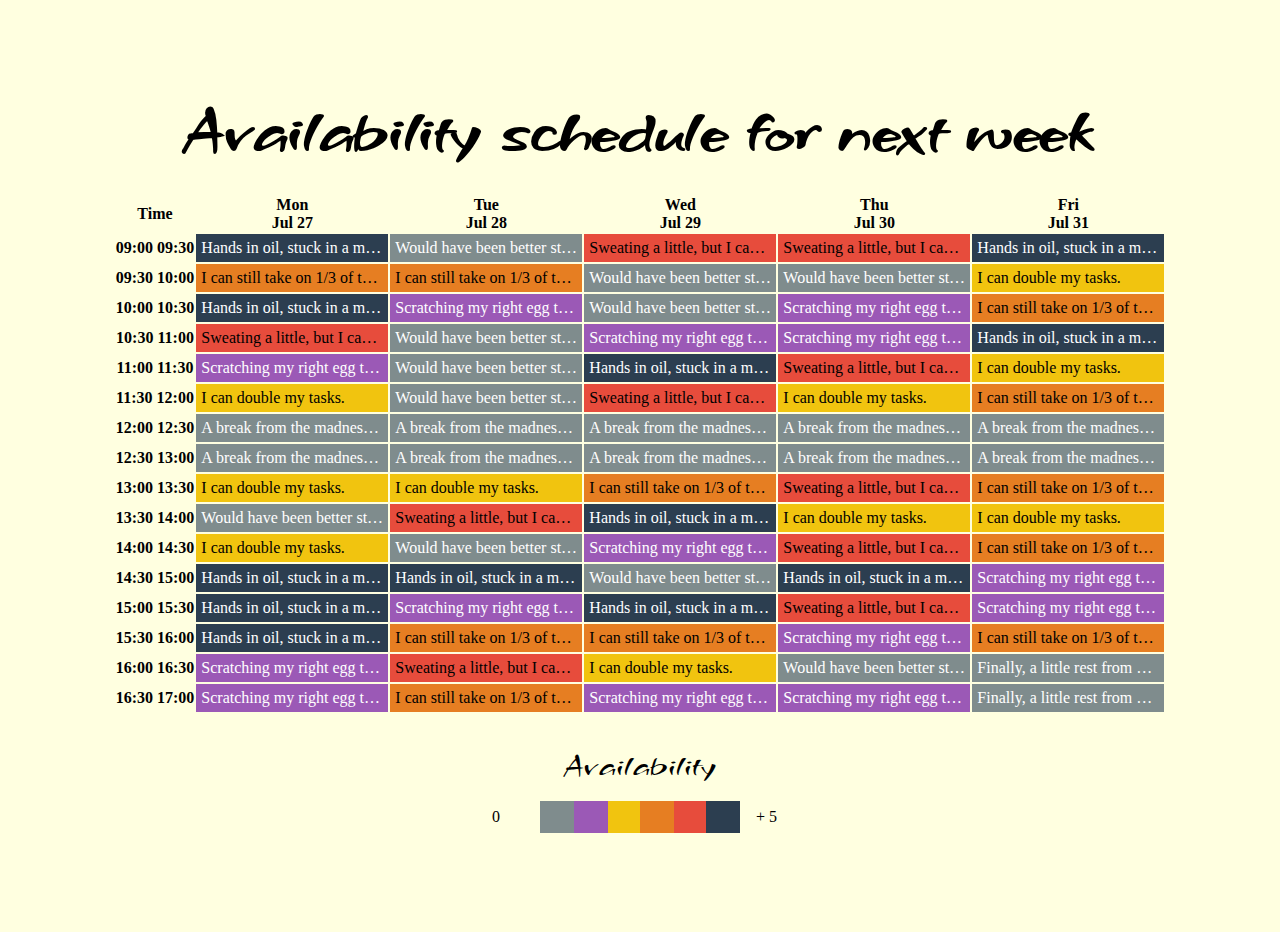
<file: Availability Table/index.html>
<!DOCTYPE html>
<html lang="en-US">
    <head>
        <meta charset="UTF-8" />
        <meta name="viewport" content="width=device-width, initial-scale=1.0" />
        <link rel="stylesheet" href="./styles.css" />
        
        <!-- Open Graph (Facebook, LinkedIn) -->
        <meta property="og:title" content="Certified Full Stack Developer Curriculum - CSS" />
        <meta property="og:description" content="Build an Availability Table using CSS Variables in the FreeCodeCamp Full Stack Developer Curriculum." />
        <meta property="description" content="Build an Availability Table using CSS Variables in the FreeCodeCamp Full Stack Developer Curriculum." />
        <meta property="og:image" content="https://raw.githubusercontent.com/AkoHb/FullStackDeveloperCurriculum-CSS/main/Availability%20Table/images/preview.jpg" />
        <meta property="og:url" content="https://full-stack-developer-curriculum-css.vercel.app/" />
        <meta property="og:type" content="website" />
        <meta property="og:site_name" content="FreeCodeCamp - Full Stack Developer Curriculum" />
        
        <!-- Links -->
        <meta property="og:see_also" content="https://github.com/AkoHb/FullStackDeveloperCurriculum-CSS" />
        <meta property="og:see_also" content="https://www.freecodecamp.org/learn/full-stack-developer/lab-availability-table/build-an-availability-table" />
        <meta property="og:see_also" content="https://www.freecodecamp.org/learn" />
        
        <!-- Author -->
        <meta property="article:publisher" content="www.linkedin.com/in/anton-medvedev-0028312b8">
<!--         <meta name="author" content="AkoHb" /> -->
<!--         <meta property="article:author" content="AkoHb" /> -->
<!--         <link rel="author" href="www.linkedin.com/in/anton-medvedev-0028312b8" /> -->
        <meta property="og:author" content="www.linkedin.com/in/anton-medvedev-0028312b8" />
        <meta name="twitter:author" content="www.linkedin.com/in/anton-medvedev-0028312b8" />

        <!-- Publish date -->
        <meta property="article:published_time" content="2025-02-16T14:59:18Z" />
        
        <!-- Twitter Card -->
        <meta name="twitter:card" content="summary_large_image" />
        <meta name="twitter:title" content="Certified Full Stack Developer Curriculum - CSS" />
        <meta name="twitter:description" content="Build an Availability Table using CSS Variables in the FreeCodeCamp Full Stack Developer Curriculum." />
        <meta name="twitter:image" content="https://raw.githubusercontent.com/AkoHb/FullStackDeveloperCurriculum-CSS/main/Availability%20Table/images/preview.jpg" />
        
        <title>Certified Full Stack Developer Curriculum - CSS</title>

    </head>
    <body>
        <main>
            <h1 id="title">Availability Table</h1>
            <table id="table"></table>
            <div id="legend">
                <span id="legend-title">Availability</span>
                <div id="gradient">
                    <div>0</div>
                    <div id="legend-gradient"></div>
                    <div>+ <span id="legend-length"></span></div>
                </div>
            </div>
        </main>
    </body>
    <script src="./script.js"></script>
</html>
</file>
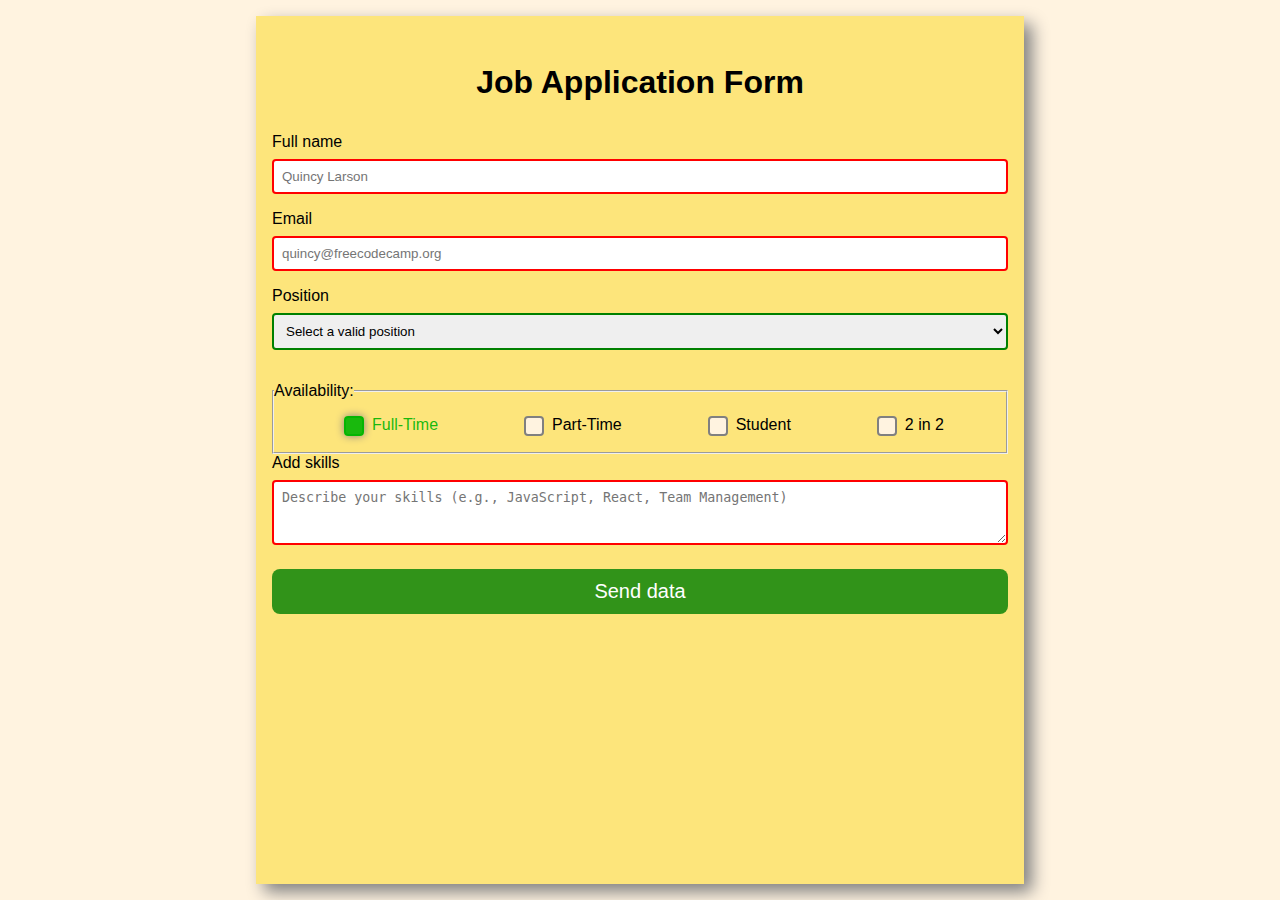
<file: JobApplicationForm/index.html>
<!DOCTYPE html>
<html lang="en-US">
  <head>
    <meta charset="utf-8" />
    <meta name="viewport" content="width=device-width, initial-scale=1.0" />
    <title>Job Application Form</title>
    <link rel="stylesheet" href="./styles.css" />
  </head>
  <body>
    <div class="container">
      <h1 id="title">Job Application Form</h1>
      <form id="user-form">
        <label for="name">Full name</label>
        <input
          id="name"
          type="text"
          maxlength="25"
          placeholder="Quincy Larson"
          required
        />
        <label for="email">Email</label>
        <input
          id="email"
          type="email"
          placeholder="quincy@freecodecamp.org"
          required
        />
        <label for="position">Position</label>
        <select id="position" name="position" required>
          <option disabled selected value="1">Select a valid position</option>
          <option value="py-dev">Python Developer</option>
          <option value="js-dev">Developer</option>
          <option value="designer">Designer</option>
          <option value="data">Data Analytic</option>
        </select>
        <fieldset class="radio-group" name="availability">
          <legend>Availability:</legend>
          <div>
            <input
              type="radio"
              id="fullTime"
              name="availability"
              value="fullTime"
              checked
            />
            <label for="fullTime" class="radio">Full-Time</label>
          </div>
          <div>
            <input
              type="radio"
              id="partTime"
              name="availability"
              value="partTime"
            />
            <label for="partTime" class="radio">Part-Time</label>
          </div>
          <div>
            <input
              type="radio"
              id="student"
              name="availability"
              value="student"
            />
            <label for="student" class="radio">Student</label>
          </div>
          <div>
            <input
              type="radio"
              id="partTime-in"
              name="availability"
              value="partTime2in2"
            />
            <label for="partTime-in" class="radio">2 in 2</label>
          </div>
        </fieldset>

        <label for="message">Add skills</label>

        <textarea
          id="message"
          name="skills"
          type="text"
          placeholder="Describe your skills (e.g., JavaScript, React, Team Management)"
          rows="3"
          required
        ></textarea>
        <button type="submit">Send data</button>
      </form>
    </div>
  </body>
</html>
</file>
<file: Availability Table/styles.css>
@import url("https://fonts.googleapis.com/css2?family=Grechen+Fuemen&display=swap");

* {
    padding: 0;
    margin: 0;
    box-sizing: border-box;
}

:root {
    --body-bg-color: lightyellow;
    --color0: #7f8c8d;
    --color1: #9b59b6;
    --color2: #f1c40f;
    --color3: #e67e22;
    --color4: #e74c3c;
    --color5: #2c3e50;
    --solid-border: #0a0a23;
    --dashed-border: rgba(213, 166, 0, 1);
}

body {
    display: flex;
    flex-direction: column;
    justify-content: center;
    align-items: center;
    min-height: 100vh;
    margin: 1rem auto;
    background-color: var(--body-bg-color);
}

h1, h2, h3, h4, h5, h6, #legend-title {
    font-family: "Grechen Fuemen", serif;
}

#legend-title {
    font-size: 2rem;
}

h1 {
    text-align: center;
    margin: 1.5rem auto;
    font-size: 4rem;
}

.available-0 {
    background-color: var(--color0);
}

.available-1 {
    background-color: var(--color1);
}

.available-2 {
    background-color: var(--color2);
}

.available-3 {
    background-color: var(--color3);
}

.available-4 {
    background-color: var(--color4);
}

.available-5 {
    background-color: var(--color5);
}

.sharp td {
    border-bottom: var(--solid-border);
}

.half td {
    border-bottom: var(--dashed-border);
}

td {
    position: relative;
    white-space: nowrap;
    overflow: hidden;
    text-overflow: ellipsis;
    max-width: calc(90vw / 6);
    padding: 5px;
}

td.time {
    min-width: 50px;
}

@media (max-width: 350px) {
    td:not(.time) {
        text-indent: -9999px;
    }
    td.time {
        white-space: wrap;
    }
}

.tooltip {
    display: none;
    position: absolute;
    background-color: rgba(0, 0, 0, 0.8);
    color: white;
    padding: 10px;
    border-radius: 5px;
    max-width: 200px;
    z-index: 100;
    word-wrap: break-word;
    pointer-events: none;
}

td:not(.time) {
    cursor: pointer;
}

#legend {
    display: flex;
    flex-direction: column;
    justify-content: center;
    align-items: center;
    min-width: 300px;
    width: 40vw;
    margin: 2rem auto 1rem;
}

#gradient {
    display: grid;
    grid-template-columns: 2rem auto 2rem;
    gap: 1rem;
    justify-content: center;
    align-items: center;
    margin: 1rem auto;
}

#legend-gradient {
    background-image: linear-gradient(
        90deg,
        var(--color0) 0% 17%,
        var(--color1) 17% 34%,
        var(--color2) 34% 50%,
        var(--color3) 50% 67%,
        var(--color4) 67% 83%,
        var(--color5) 83% 100%
    );
    min-width: 200px;
    width: 100%;
    height: 2rem;
    border: var(--solid-border);
}
</file>
<file: JobApplicationForm/styles.css>
* {
  padding: 0;
  margin: 0;
  box-sizing: border-box;
}

:root {
  --body-bg-color: #fff3e0;
  --cont-shadow-color: #808080;
  --container-bg-color: rgb(253, 229, 123);
  --button-bg-color: #028102d0;
  --button-text-color: white;
  --button-hover-bg-color: #0a0a23;
  --button-hoveer-border-color: #5fb7ffe0;
  --button-active-border-color: #ff6427;
  --focus-color: #cf01cfe5;
  --invalid-color: #d80101ee;
  --valid-color: #02b402e8;
}

body {
  background-color: var(--body-bg-color);
  display: flex;
  justify-content: center;
  min-height: 100vh;
  font-family: Arial, sans-serif;
}

h1 {
  text-align: center;
  margin: 2rem;
}

.container {
  width: 60%;
  min-width: 300px;
  margin: 1rem;
  box-shadow: 0.5rem 0.5rem 1rem var(--cont-shadow-color);
  padding: 1rem;
  background-color: var(--container-bg-color);
}

form {
  display: flex;
  flex-direction: column;
}

input,
textarea,
select {
  width: 100%;
  margin: 0.5rem auto 1rem;
}

button {
  padding: 0.5rem;
  margin: 0.5rem auto;
  width: 100%;
  background-color: var(--button-bg-color);
  border: 3px solid transparent;
  transition: all 0.3s ease-out;
  border-radius: 0.5rem;
  color: var(--button-text-color);
  font-size: 1.25rem;
}

button:hover {
  border: 3px solid var(--button-hoveer-border-color);
  background-color: var(--button-hover-bg-color);
  color: var(--button-hoveer-border-color);
}

button:active {
  border: 3px solid var(--button-active-border-color);
  color: var(--button-active-border-color);
}

.radio-group {
  display: flex;
  align-items: center;
  margin-top: 1rem;
}

input:valid,
select:valid,
textarea:valid {
  border-color: green;
}

input,
select,
textarea {
  padding: 0.5rem;
  border: 2px solid var(--body-bg-color);
  border-radius: 4px;
  box-sizing: border-box;
}

input:focus,
textarea:focus {
  border-color: var(--focus-color);
}

input:invalid,
select:invalid,
textarea:invalid {
  border-color: red;
}

.radio-group {
  display: flex;
  flex-direction: row;
  flex-wrap: wrap;
  justify-content: space-evenly;
}

.radio-group input[type="radio"] {
  margin: 0 0.5rem;
  width: 1rem;
  aspect-ratio: 1;
  border: 2px solid var(--cont-shadow-color);
  background-color: var(--body-bg-color);
  appearance: none;
  position: relative;
  display: inline-block;
}

.radio-group div {
  display: flex;
  justify-content: center;
  margin: 1rem;
}

.radio-group input[type="radio"]::before {
  content: "";
  width: 0.8rem;
  height: 0.8rem;
  background-color: transparent;
  border-radius: 50%;
  position: absolute;
  top: 50%;
  left: 50%;
  transform: translate(-50%, -50%);
  transition: background-color 0.2s ease-in-out;
}

.radio-group input[type="radio"]:checked {
  background-color: var(--valid-color);
  border-color: var(--valid-color);
  box-shadow: 0 0 0.5rem var(--cont-shadow-color);
}

.radio-group input[type="radio"]:checked + label {
  color: var(--valid-color);
}

input:nth-child(1) {
  color: var(--button-hoveer-border-color);
}
</file>
